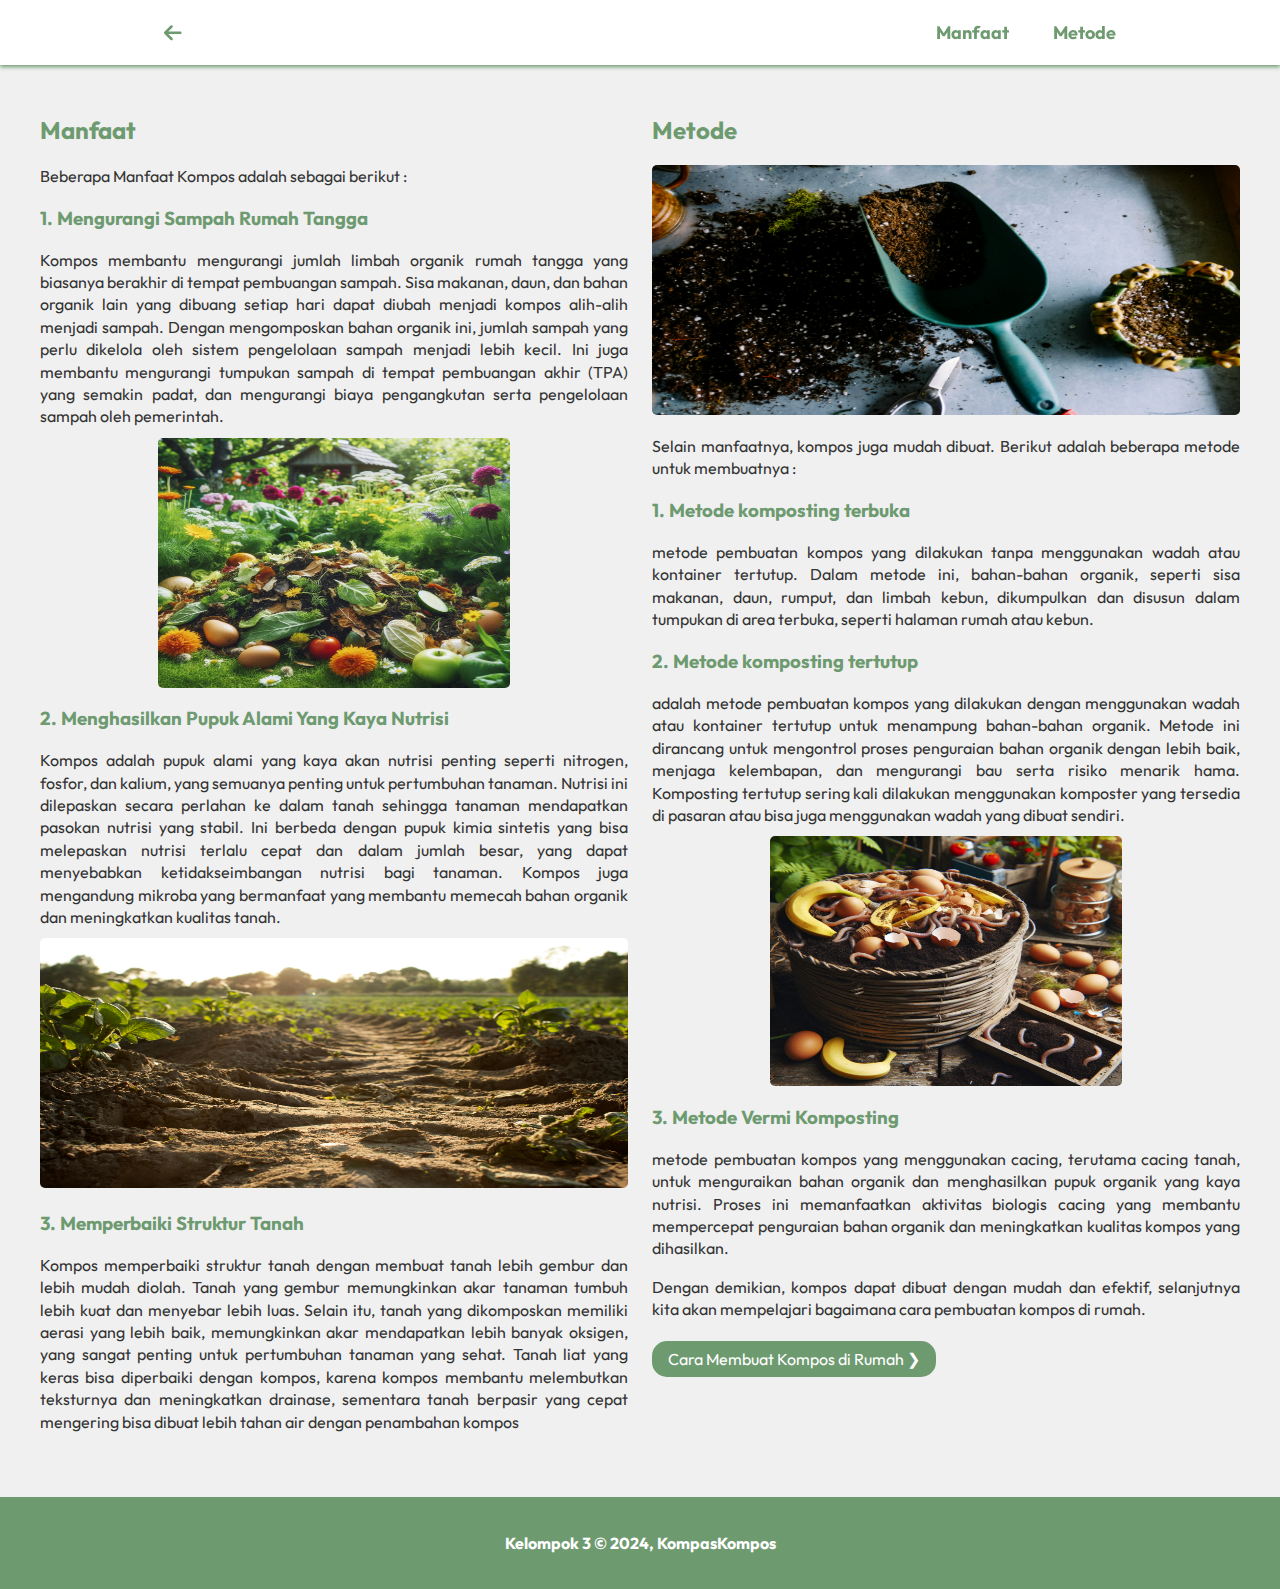
<file: contents/card2.html>
<!DOCTYPE html>
<html lang="en">
  <head>
    <meta charset="UTF-8" />
    <meta name="viewport" content="width=device-width, initial-scale=1.0" />
    <title>Pengenalan Kompos</title>
    <link rel="stylesheet" href="card2.css" />
    <link rel="stylesheet" href="https://cdnjs.cloudflare.com/ajax/libs/font-awesome/6.5.0/css/all.min.css">
    <link rel="preconnect" href="https://fonts.googleapis.com" />
    <link rel="preconnect" href="https://fonts.gstatic.com" crossorigin />
    <link
      href="https://fonts.googleapis.com/css2?family=Outfit:wght@100..900&display=swap"
      rel="stylesheet"
    />
  </head>

  <body>
    <header>
      <nav class="navbar">
        <div class="navbar-container container">
          <a href="../index.html" class="back-icon"><i class="fas fa-arrow-left"></i></a>
          <ul class="menu-items">
            <li><a href="#manfaat">Manfaat</a></li>
            <li><a href="#metode">Metode</a></li>
          </ul>
        </div>
      </nav>
    </header>

    <main>
      <div id="content-wrapper">
        <div id="content">
          <article id="manfaat">
            <h2>Manfaat</h2>
            <p>
              Beberapa Manfaat Kompos adalah sebagai berikut :
            </p>
              <h3>1. Mengurangi Sampah Rumah Tangga</h3>
              <p>
                  Kompos membantu mengurangi jumlah limbah organik rumah tangga yang biasanya berakhir di tempat pembuangan sampah. Sisa makanan, daun, dan bahan organik lain yang dibuang setiap hari dapat diubah menjadi kompos alih-alih menjadi sampah.
                  Dengan mengomposkan bahan organik ini, jumlah sampah yang perlu dikelola oleh sistem pengelolaan sampah menjadi lebih kecil. Ini juga membantu mengurangi tumpukan sampah di tempat pembuangan akhir (TPA) yang semakin padat, dan mengurangi biaya pengangkutan serta pengelolaan sampah oleh pemerintah.
              </p>
              <img
                src="../assets/komposalami.jpg"
                alt="sampah rumah tangga"
                class="gepeng"
              />
            </section>
  
            <section>
              <h3>2. Menghasilkan Pupuk Alami Yang Kaya Nutrisi</h3>
              <p>
                Kompos adalah pupuk alami yang kaya akan nutrisi penting seperti nitrogen, fosfor, dan kalium, yang semuanya penting untuk pertumbuhan tanaman. Nutrisi ini dilepaskan secara perlahan ke dalam tanah sehingga tanaman mendapatkan pasokan nutrisi yang stabil. Ini berbeda dengan pupuk kimia sintetis yang bisa melepaskan nutrisi terlalu cepat dan dalam jumlah besar, yang dapat menyebabkan ketidakseimbangan nutrisi bagi tanaman. Kompos juga mengandung mikroba yang bermanfaat yang membantu memecah bahan organik dan meningkatkan kualitas tanah.
              </p>
              <img src="../assets/kompos2.jpg" alt="struktur tanah" class="featured-image" />
              <h3>3. Memperbaiki Struktur Tanah</h3>
              <p>
                Kompos memperbaiki struktur tanah dengan membuat tanah lebih gembur dan lebih mudah diolah. Tanah yang gembur memungkinkan akar tanaman tumbuh lebih kuat dan menyebar lebih luas. Selain itu, tanah yang dikomposkan memiliki aerasi yang lebih baik, memungkinkan akar mendapatkan lebih banyak oksigen, yang sangat penting untuk pertumbuhan tanaman yang sehat. Tanah liat yang keras bisa diperbaiki dengan kompos, karena kompos membantu melembutkan teksturnya dan meningkatkan drainase, sementara tanah berpasir yang cepat mengering bisa dibuat lebih tahan air dengan penambahan kompos
  
              </p>
            </section>
          </article>

          <article id="metode">
            <h2>Metode</h2>
            <img src="../assets/kompos6.jpg" alt="pupuk alami" class="featured-image" />
            <p>
              Selain manfaatnya, kompos juga mudah dibuat. Berikut adalah beberapa metode untuk membuatnya :
            </p>
            <h3>1. Metode komposting terbuka</h3>
            <p>
              metode pembuatan kompos yang dilakukan tanpa menggunakan wadah atau
              kontainer tertutup. Dalam metode ini, bahan-bahan organik, seperti
              sisa makanan, daun, rumput, dan limbah kebun, dikumpulkan dan disusun
              dalam tumpukan di area terbuka, seperti halaman rumah atau kebun.
            </p>
            <h3>2. Metode komposting tertutup</h3>
            <p>
              adalah metode pembuatan kompos yang dilakukan dengan menggunakan wadah
              atau kontainer tertutup untuk menampung bahan-bahan organik. Metode
              ini dirancang untuk mengontrol proses penguraian bahan organik dengan
              lebih baik, menjaga kelembapan, dan mengurangi bau serta risiko
              menarik hama. Komposting tertutup sering kali dilakukan menggunakan
              komposter yang tersedia di pasaran atau bisa juga menggunakan wadah
              yang dibuat sendiri.
            </p>
            <img
              src="/assets/vermikomposting.jpg"
              alt="Vermikomposting"
              class="gepeng"
            />
            <h3>3. Metode Vermi Komposting</h3>
            <p>
              metode pembuatan kompos yang menggunakan cacing, terutama cacing
              tanah, untuk menguraikan bahan organik dan menghasilkan pupuk organik
              yang kaya nutrisi. Proses ini memanfaatkan aktivitas biologis cacing
              yang membantu mempercepat penguraian bahan organik dan meningkatkan
              kualitas kompos yang dihasilkan.
            </p>
            <div class="lanjut">
              <p>
                Dengan demikian, kompos dapat dibuat dengan mudah dan efektif, selanjutnya kita akan mempelajari 
                bagaimana cara pembuatan kompos di rumah.
              </p>
              <a href="../contents/card3.html">Cara Membuat Kompos di Rumah &#10095;</a>
            </div>
            
          </article>
        </div>
      </div>
    </main>

    <footer>
      <p>
        Kelompok 3 &#169; 2024, KompasKompos
      </p>
    </footer>

    <script>
      document.addEventListener("DOMContentLoaded", function () {
        const navbarHeight = document.querySelector("nav").offsetHeight
        document.querySelectorAll("nav a").forEach((anchor) => {
          anchor.addEventListener("click", function (event) {
            const targetId = this.getAttribute("href").substring(1)
            const targetElement = document.getElementById(targetId)
            if (targetElement) {
              event.preventDefault()
              window.scrollTo({
                top: targetElement.offsetTop - navbarHeight,
                behavior: "smooth",
              })
            }
          })
        })
      })
    </script>
  </body>
</html>
</file>
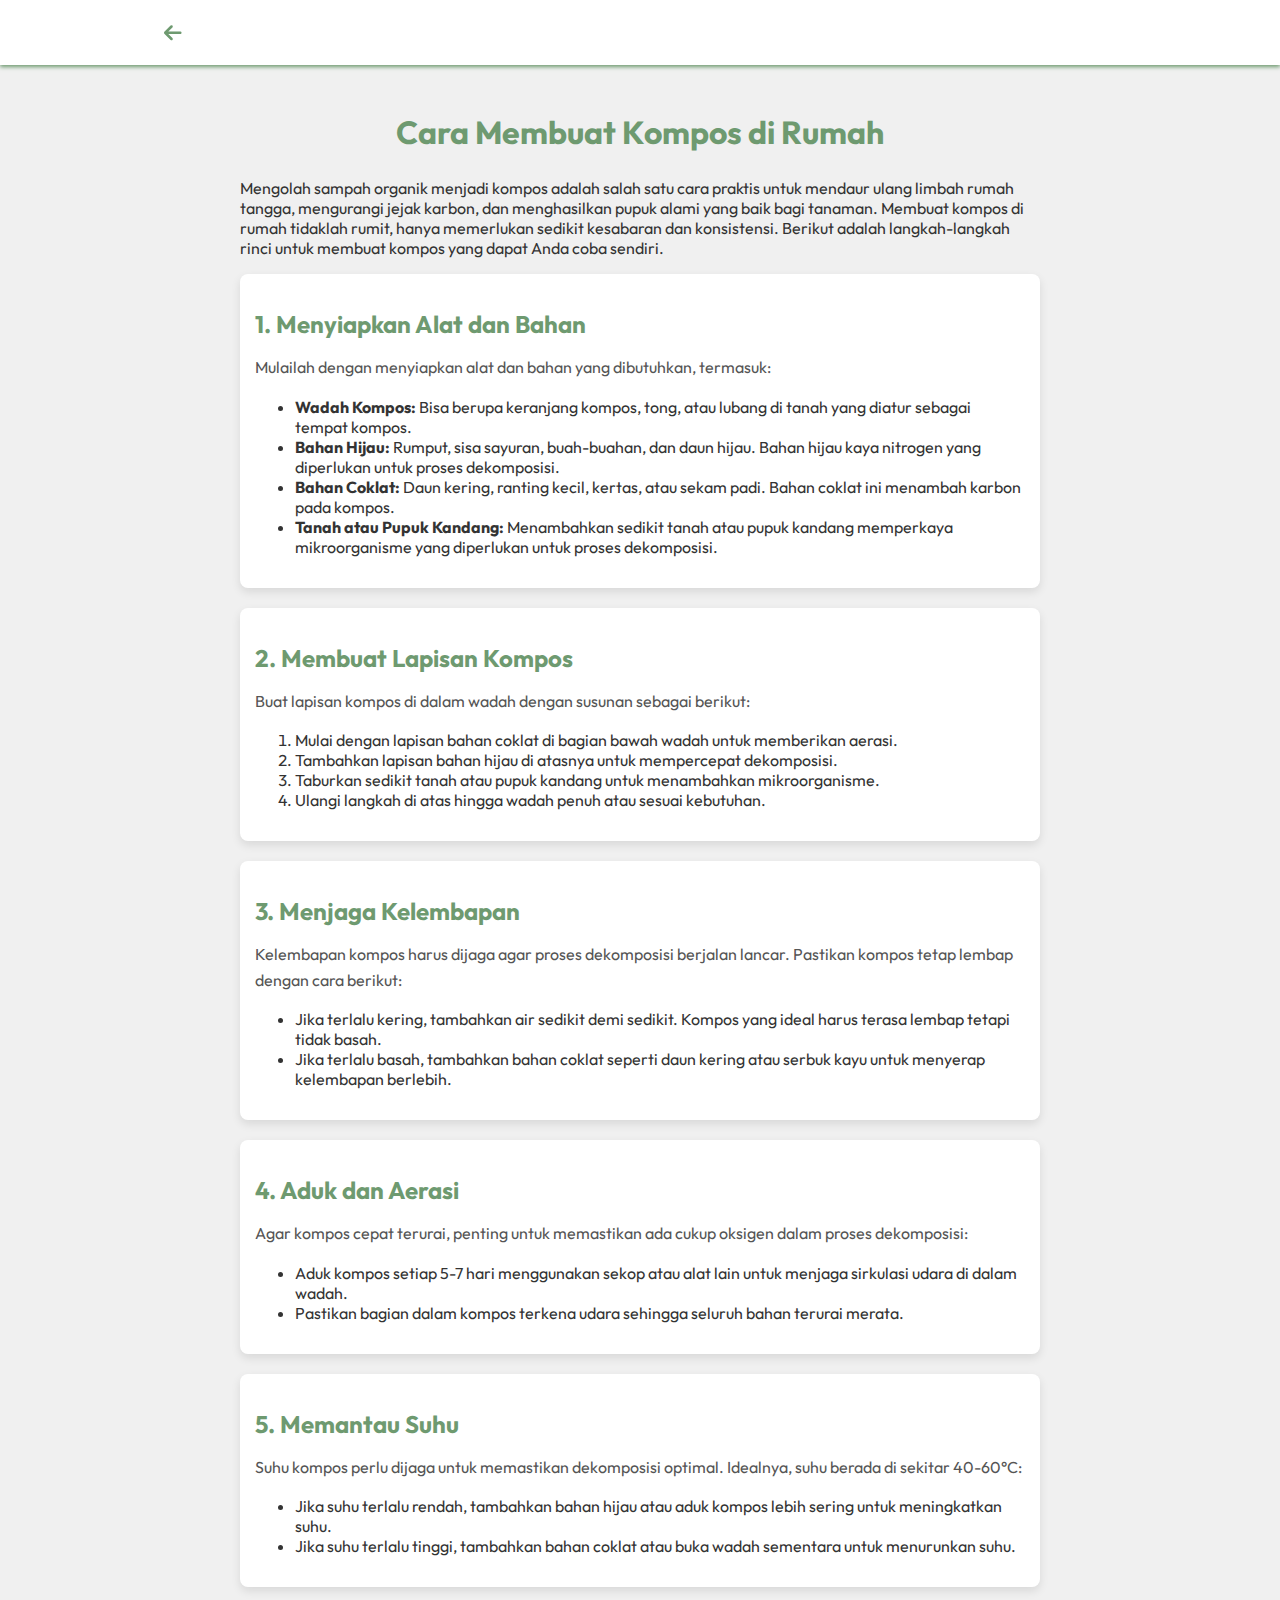
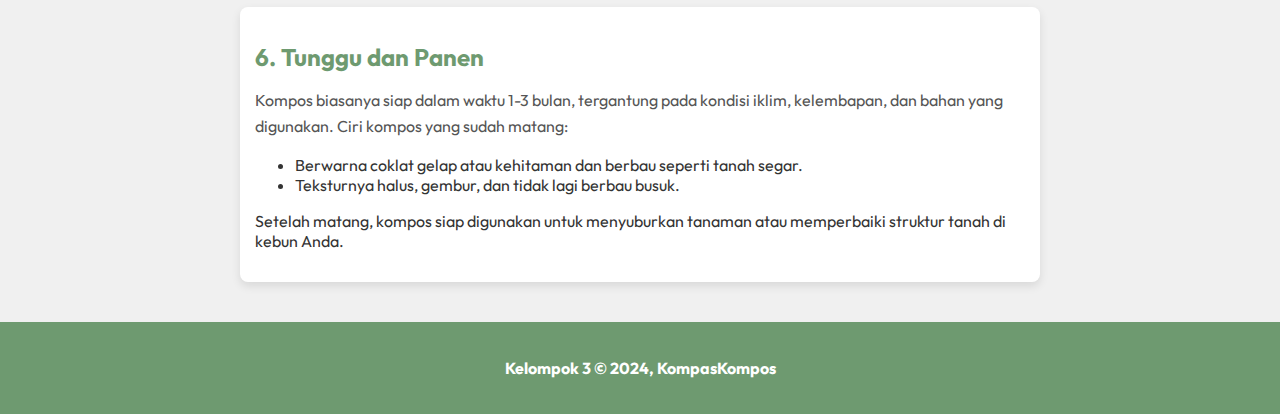
<file: contents/card3.html>
<!DOCTYPE html>
<html lang="en">
  <head>
    <meta charset="UTF-8" />
    <meta name="viewport" content="width=device-width, initial-scale=1.0" />
    <title>Pembuatan Kompos</title>
    <link rel="stylesheet" href="card3.css" />
    <link
      rel="stylesheet"
      href="https://cdnjs.cloudflare.com/ajax/libs/font-awesome/6.5.0/css/all.min.css"
    />
    <link rel="preconnect" href="https://fonts.googleapis.com" />
    <link rel="preconnect" href="https://fonts.gstatic.com" crossorigin />
    <link
      href="https://fonts.googleapis.com/css2?family=Outfit:wght@100..900&display=swap"
      rel="stylesheet"
    />
  </head>

  <body>
    <header>
      <nav class="navbar">
        <div class="navbar-container container">
          <a href="../index.html" class="back-icon"
            ><i class="fas fa-arrow-left"></i
          ></a>
        </div>
      </nav>
    </header>

    <main class="main-content" id="steps">
      <div class="intro">
        <h2>Cara Membuat Kompos di Rumah</h2>
        <p>
          Mengolah sampah organik menjadi kompos adalah salah satu cara praktis
          untuk mendaur ulang limbah rumah tangga, mengurangi jejak karbon, dan
          menghasilkan pupuk alami yang baik bagi tanaman. Membuat kompos di
          rumah tidaklah rumit, hanya memerlukan sedikit kesabaran dan
          konsistensi. Berikut adalah langkah-langkah rinci untuk membuat kompos
          yang dapat Anda coba sendiri.
        </p>
      </div>
      <div class="step">
        <h2 class="step-title">1. Menyiapkan Alat dan Bahan</h2>
        <p class="step-description">
          Mulailah dengan menyiapkan alat dan bahan yang dibutuhkan, termasuk:
        </p>
        <ul>
          <li>
            <b>Wadah Kompos:</b> Bisa berupa keranjang kompos, tong, atau lubang
            di tanah yang diatur sebagai tempat kompos.
          </li>
          <li>
            <b>Bahan Hijau:</b> Rumput, sisa sayuran, buah-buahan, dan daun
            hijau. Bahan hijau kaya nitrogen yang diperlukan untuk proses
            dekomposisi.
          </li>
          <li>
            <b>Bahan Coklat:</b> Daun kering, ranting kecil, kertas, atau sekam
            padi. Bahan coklat ini menambah karbon pada kompos.
          </li>
          <li>
            <b>Tanah atau Pupuk Kandang:</b> Menambahkan sedikit tanah atau
            pupuk kandang memperkaya mikroorganisme yang diperlukan untuk proses
            dekomposisi.
          </li>
        </ul>
      </div>
      <div class="step">
        <h2 class="step-title">2. Membuat Lapisan Kompos</h2>
        <p class="step-description">
          Buat lapisan kompos di dalam wadah dengan susunan sebagai berikut:
        </p>
        <ol>
          <li>
            Mulai dengan lapisan bahan coklat di bagian bawah wadah untuk
            memberikan aerasi.
          </li>
          <li>
            Tambahkan lapisan bahan hijau di atasnya untuk mempercepat
            dekomposisi.
          </li>
          <li>
            Taburkan sedikit tanah atau pupuk kandang untuk menambahkan
            mikroorganisme.
          </li>
          <li>
            Ulangi langkah di atas hingga wadah penuh atau sesuai kebutuhan.
          </li>
        </ol>
      </div>
      <div class="step">
        <h2 class="step-title">3. Menjaga Kelembapan</h2>
        <p class="step-description">
          Kelembapan kompos harus dijaga agar proses dekomposisi berjalan
          lancar. Pastikan kompos tetap lembap dengan cara berikut:
        </p>
        <ul>
          <li>
            Jika terlalu kering, tambahkan air sedikit demi sedikit. Kompos yang
            ideal harus terasa lembap tetapi tidak basah.
          </li>
          <li>
            Jika terlalu basah, tambahkan bahan coklat seperti daun kering atau
            serbuk kayu untuk menyerap kelembapan berlebih.
          </li>
        </ul>
      </div>
      <div class="step">
        <h2 class="step-title">4. Aduk dan Aerasi</h2>
        <p class="step-description">
          Agar kompos cepat terurai, penting untuk memastikan ada cukup oksigen
          dalam proses dekomposisi:
        </p>
        <ul>
          <li>
            Aduk kompos setiap 5-7 hari menggunakan sekop atau alat lain untuk
            menjaga sirkulasi udara di dalam wadah.
          </li>
          <li>
            Pastikan bagian dalam kompos terkena udara sehingga seluruh bahan
            terurai merata.
          </li>
        </ul>
      </div>
      <div class="step">
        <h2 class="step-title">5. Memantau Suhu</h2>
        <p class="step-description">
          Suhu kompos perlu dijaga untuk memastikan dekomposisi optimal.
          Idealnya, suhu berada di sekitar 40-60°C:
        </p>
        <ul>
          <li>
            Jika suhu terlalu rendah, tambahkan bahan hijau atau aduk kompos
            lebih sering untuk meningkatkan suhu.
          </li>
          <li>
            Jika suhu terlalu tinggi, tambahkan bahan coklat atau buka wadah
            sementara untuk menurunkan suhu.
          </li>
        </ul>
      </div>
      <div class="step">
        <h2 class="step-title">6. Tunggu dan Panen</h2>
        <p class="step-description">
          Kompos biasanya siap dalam waktu 1-3 bulan, tergantung pada kondisi
          iklim, kelembapan, dan bahan yang digunakan. Ciri kompos yang sudah
          matang:
        </p>
        <ul>
          <li>
            Berwarna coklat gelap atau kehitaman dan berbau seperti tanah segar.
          </li>
          <li>Teksturnya halus, gembur, dan tidak lagi berbau busuk.</li>
        </ul>
        <p>
          Setelah matang, kompos siap digunakan untuk menyuburkan tanaman atau
          memperbaiki struktur tanah di kebun Anda.
        </p>
      </div>
    </main>

    <footer>
      <p>Kelompok 3 &#169; 2024, KompasKompos</p>
    </footer>

    <script>
      document.addEventListener("DOMContentLoaded", function () {
        const navbarHeight = document.querySelector("nav").offsetHeight
        document.querySelectorAll("nav a").forEach((anchor) => {
          anchor.addEventListener("click", function (event) {
            const targetId = this.getAttribute("href").substring(1)
            const targetElement = document.getElementById(targetId)
            if (targetElement) {
              event.preventDefault()
              window.scrollTo({
                top: targetElement.offsetTop - navbarHeight,
                behavior: "smooth",
              })
            }
          })
        })
      })
    </script>
  </body>
</html>
</file>
<file: contents/card2.css>
body {
    font-family: "Outfit", serif;
    margin: 0;
    padding: 0;
    box-sizing: border-box;
    background-color: #f0f0f0;
    color: #333;
  }
  
  main {
    padding: 20px;
    display: flex;
    gap: 1.5rem;
    justify-content: center;
  }
  
  header {
    display: inline;
  }
  
  /* navbar */
  nav {
    background-color: white;
    padding: 10px;
    position: sticky;
    top: 0;
    box-shadow: 0 2px 4px rgba(110, 154, 112, 1);
    z-index: 1000;
  }
  
  .navbar-container {
    display: flex;
    align-items: center;
    justify-content: space-between;
    padding-inline: 9rem;
  }
  
  .back-icon {
    font-size: 20px;
    color: #6e9a70;
    text-decoration: none;
    margin-right: auto;
  }
  
  .menu-items {
    display: flex;
    gap: 1.5rem;
    list-style: none;
    margin: 0;
  }
  
  nav li {
    list-style-type: none;
  }
  
  nav a {
    font-size: 18px;
    font-weight: bold;
    text-decoration: none;
    color: #6e9a70;
    margin: 10px;
  }
  
  
  nav a:hover {
    font-weight: bold;
  }
  
  /* content */
  .content-wrapper {
    display: flex;
    justify-content: center; 
  }
  
  #content {
    max-width: 1200px;
    width: 100%; 
    padding: 10px; 
  }
  
  article p {
    line-height: 1.4; 
    margin-bottom: 10px;
    text-align: justify; 
  }
  
  h2,
  h3 {
    color: #6e9a70;
  }
  
  h4 {
    color: #6e9a70;
    text-align: left;
  }
  
  .featured-image {
    width: 100%;
    max-height: 250px;
    border-radius: 5px;
  }
  
  .gepeng {
    width: 60%;
    max-height: 250px;
    border-radius: 5px;
    display: block;
    margin: 0 auto; 
  }

  .lanjut a {
    display: inline-block;
    margin-top: 10px;
    padding: 8px 16px;
    background-color: #6e9a70;
    color: white;
    text-decoration: none;
    border-radius: 15px;
    transition: background-color 0.3s ease;
  }
  
  /* footer */
  footer {
    padding: 20px;
    color: white;
    background-color: #6e9a70;
    text-align: center;
    font-weight: bold;
  }
  
  /* Media Queries */
  /* desktop */
  @media screen and (min-width: 768px) {
    #content {
      display: grid;
      grid-template-columns: 1fr 1fr;
      grid-template-rows: auto auto;
      gap: 1.5rem;
    }
  }
  
  /* mobile */
  @media screen and (max-width: 768px) {
    .navbar-container {
      justify-content: center;
    }
  
    .back-icon {
        position: absolute;
        left: 10px; 
    }
    
    nav ul {
        position: relative;
        left: 55px;
        padding: 16px;
        width: 100%;
    }
  
    #content {
      flex-flow: column wrap;
      padding: 0;
    }
  }
</file>
<file: contents/card3.css>
body {
  font-family: "Outfit", serif;
  margin: 0;
  padding: 0;
  box-sizing: border-box;
  background-color: #f0f0f0;
  color: #333;
}

header {
  display: inline;
}

/* navbar */
nav {
  background-color: white;
  padding: 10px;
  position: sticky;
  top: 0;
  box-shadow: 0 2px 4px rgba(110, 154, 112, 1);
  z-index: 1000;
}

.navbar-container {
  display: flex;
  align-items: center;
  justify-content: space-between;
  padding-inline: 9rem;
}

.back-icon {
  font-size: 20px;
  color: #6e9a70;
  text-decoration: none;
  margin-right: auto;
}

.menu-items {
  display: flex;
  gap: 1.5rem;
  list-style: none;
  margin: 0;
}

nav li {
  list-style-type: none;
}

nav a {
  font-size: 18px;
  font-weight: bold;
  text-decoration: none;
  color: #6e9a70;
  margin: 10px;
}

nav a:hover {
  font-weight: bold;
}

/* Main content styling */
.main-content {
  flex: 1;
  padding: 20px;
  max-width: 800px;
  margin: 0 auto;
}

/* Intro styling */
.intro h2 {
  color: #6e9a70;
  text-align: center;
  font-size: 2rem;
}

/* Step sections styling */
.step {
  margin-bottom: 20px;
  background-color: white;
  padding: 15px;
  border-radius: 8px;
  box-shadow: 0 4px 10px rgba(0, 0, 0, 0.1);
  transition: transform 0.3s ease;
}

/* .step:hover {
  transform: translateY(-5px);
} */

.step-title {
  font-size: 1.5em;
  color: #6e9a70;
  margin-bottom: 10px;
}

.step-description {
  font-size: 1em;
  line-height: 1.6;
  color: #555;
}

/* footer */
footer {
  padding: 20px;
  color: white;
  background-color: #6e9a70;
  text-align: center;
  font-weight: bold;
}

/* mobile */
@media screen and (max-width: 768px) {

  .navbar-container {
    justify-content: center;
  }

  .back-icon {
      position: relative;
      right: 100%; 
  }

  #content {
    flex-flow: column wrap;
    padding: 0;
  }
}
</file>
